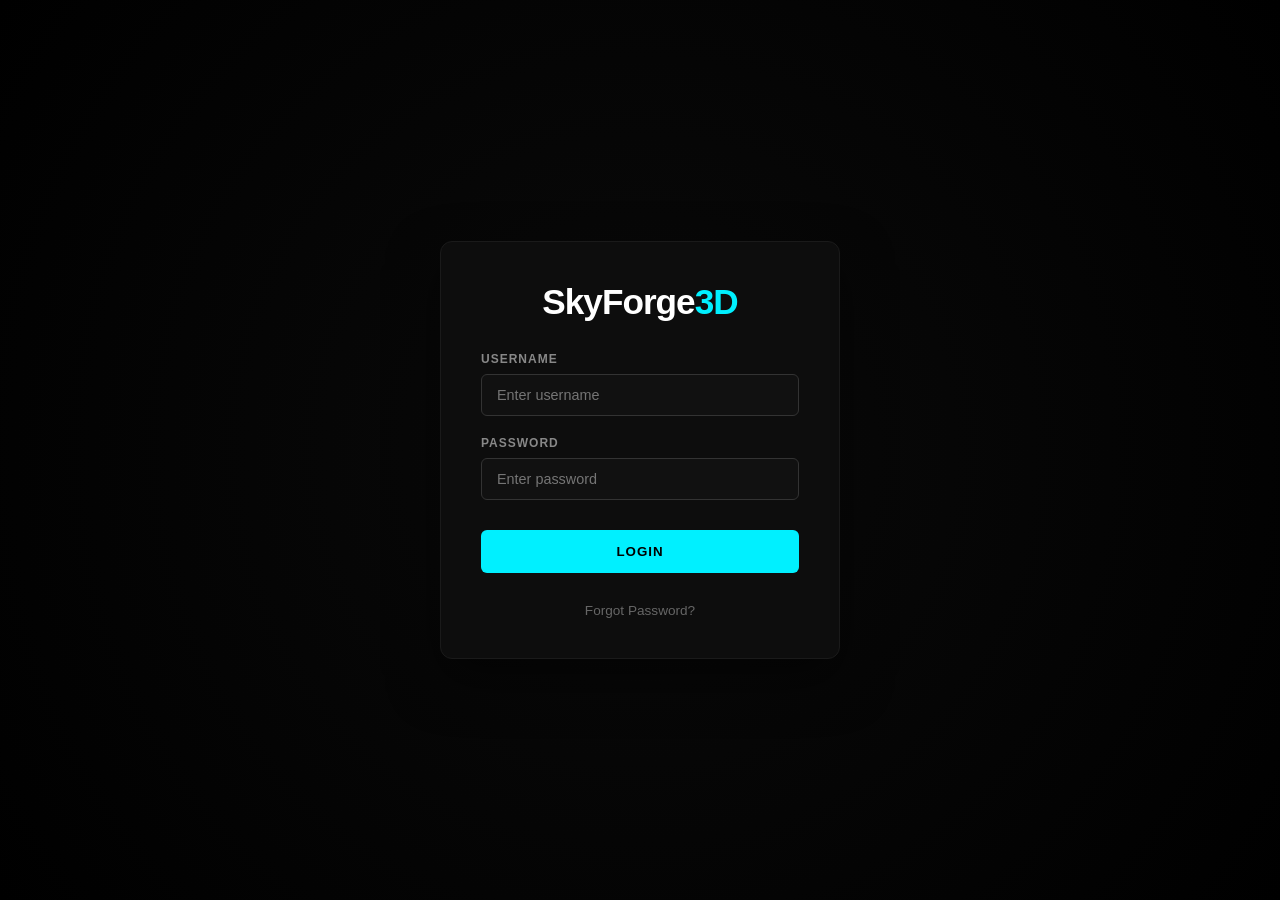
<file: index.html>
<!DOCTYPE html>
<html lang="en">
<head>
    <meta charset="UTF-8">
    <meta name="viewport" content="width=device-width, initial-scale=1.0">
    <title>SkyForge | Login</title>
    <link rel="stylesheet" href="login.css">
    <link rel="icon" type="image/x-icon" href="tau.png">
    <style>
        .modal-overlay {
            position: fixed;
            top: 0; left: 0;
            width: 100%; height: 100%;
            background: rgba(0, 0, 0, 0.8);
            backdrop-filter: blur(8px);
            display: flex;
            align-items: center;
            justify-content: center;
            z-index: 1000;
        }

        /* Shared button size logic */
        .modal-btn {
            flex: 1;
            padding: 12px 0;
            font-size: 0.9rem;
            font-weight: 600;
            text-transform: uppercase;
            border-radius: 4px;
            cursor: pointer;
            transition: 0.3s;
            display: flex;
            align-items: center;
            justify-content: center;
            border: 1px solid transparent;
        }

        /* Teal for Send Link */
        .btn-primary {
            background-color: #00f0ff !important;
            color: #000 !important;
        }

        /* Dark for Cancel */
        .btn-secondary {
            background: #1a1a1a !important;
            border: 1px solid #444 !important;
            color: #fff !important;
        }

        .btn-secondary:hover {
            border-color: #00f0ff !important;
            color: #00f0ff !important;
        }
    </style>
</head>
<body class="login-page">
    <div class="login-container">
        <div class="login-header">
            <h1 class="logo">SkyForge<span style="color:#00f0ff">3D</span></h1>
        </div>

        <form id="loginForm" class="login-form">
            <div class="input-group">
                <label>USERNAME</label>
                <input type="text" id="username" placeholder="Enter username" required>
            </div>

            <div class="input-group">
                <label>PASSWORD</label>
                <input type="password" placeholder="Enter password" required>
            </div>

            <button type="submit" class="login-btn">LOGIN</button>
        </form>

        <div class="login-footer">
            <a href="javascript:void(0)" class="forgot-link" onclick="openForgotModal()">Forgot Password?</a>
        </div>
    </div>

    <div id="forgot-modal" class="modal-overlay" style="display:none;">
        <div class="checkout-box" style="max-width: 400px; padding: 40px; background: #111;">
            <h2 class="category-title" style="margin-top:0; border-left: 3px solid #00f0ff; padding-left: 15px;">RESET PASSWORD</h2>
            <p style="color:#888; font-size:0.9rem; margin-bottom:20px;">
                Enter your email and we'll send you instructions to reset your password.
            </p>
            <div class="input-group">
                <label>EMAIL ADDRESS</label>
                <input type="email" id="reset-email" placeholder="email@example.com">
            </div>
            
            <div style="display:flex; gap:12px; margin-top:20px;">
                <button class="modal-btn btn-primary" onclick="handleReset()">Send Link</button>
                <button class="modal-btn btn-secondary" onclick="closeForgotModal()">Cancel</button>
            </div>
        </div>
    </div>

    <script>
        // HANDLE LOGIN
        document.getElementById('loginForm').addEventListener('submit', function(e) {
            e.preventDefault();
            const user = document.getElementById('username').value;
            localStorage.setItem('savedUsername', user);
            window.location.href = 'marketplace.html';
        });

        // MODAL FUNCTIONS
        function openForgotModal() {
            document.getElementById('forgot-modal').style.display = 'flex';
        }

        function closeForgotModal() {
            document.getElementById('forgot-modal').style.display = 'none';
        }

        function handleReset() {
            const email = document.getElementById('reset-email').value;
            if (!email || !email.includes('@')) {
                alert("Please enter a valid email address.");
                return;
            }
            alert(`A reset link has been sent to ${email}`);
            closeForgotModal();
        }

        window.onclick = function(e) {
            const modal = document.getElementById('forgot-modal');
            if (e.target == modal) closeForgotModal();
        }

        // On Login Page
document.getElementById('loginForm').addEventListener('submit', function(e) {
    e.preventDefault();
    const user = document.getElementById('username').value;
    
    // Save to storage
    localStorage.setItem('savedUsername', user);
    
    // THEN redirect
    window.location.href = 'marketplace.html';
});
    </script> 
</body>
</html>
</file>
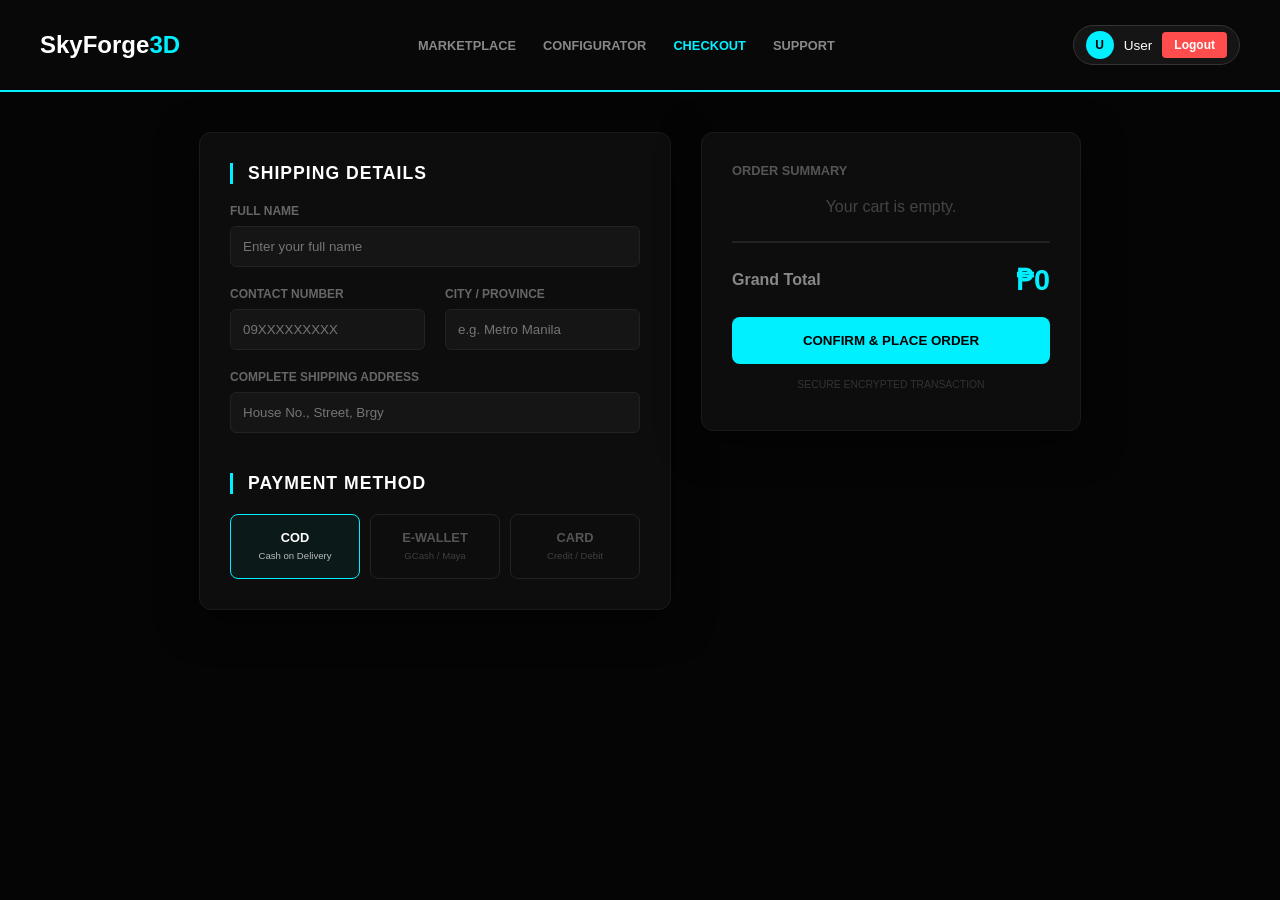
<file: checkout.html>
<!DOCTYPE html>
<html lang="en">
<head>
    <meta charset="UTF-8">
    <meta name="viewport" content="width=device-width, initial-scale=1.0">
    <title>SkyForge | Finalize Order</title>
    <link rel="stylesheet" href="checkout.css">
    <link rel="icon" type="image/x-icon" href="tau.png">
    <style>
        /* --- SYNCED HEADER STYLES --- */
        header { 
            background: #080808; 
            border-bottom: 2px solid #00f0ff; 
            height: 70px; 
            z-index: 100; 
        }

        .nav-content-main { 
            display: flex; 
            align-items: center; 
            justify-content: space-between;
            height: 100%; 
            padding: 0 25px; 
        }

        .header-right-actions { 
            display: flex; 
            align-items: center; 
            gap: 12px; 
        }

        /* User Profile Pill */
        .user-profile-container { 
            display: flex; 
            align-items: center; 
            gap: 10px; 
            background: rgba(255,255,255,0.05); 
            padding: 5px 12px; 
            border-radius: 20px; 
            border: 1px solid #333; 
        }

        .user-avatar { 
            width: 28px; height: 28px; 
            background: #00f0ff; color: #000; 
            border-radius: 50%; 
            display: flex; align-items: center; justify-content: center; 
            font-weight: bold; font-size: 0.75rem; 
        }

        .username { 
            font-size: 0.85rem; color: #fff; 
            max-width: 100px; overflow: hidden; text-overflow: ellipsis; 
            white-space: nowrap;
        }

        /* Consistent Red Logout Button */
        .logout-header-btn { 
            background: #ff4d4d; color: white; border: none; 
            padding: 6px 12px; border-radius: 4px; font-size: 0.75rem; 
            cursor: pointer; font-weight: bold; transition: 0.2s;
        }

        .logout-header-btn:hover { background: #e64545; }
    </style>
</head>
<body>
    <div id="wrapper">
        <header>
            <div class="nav-content-main">
                <div class="nav-group-left">
                    <h1 class="logo">SkyForge<span style="color:#00f0ff">3D</span></h1>
                </div>

                <nav class="main-nav">
                    <button class="nav-link" onclick="window.location.href='marketplace.html'">Marketplace</button>
                    <button class="nav-link" onclick="window.location.href='configurator.html'">Configurator</button>
                    <button class="nav-link active" id="nav-checkout" onclick="window.location.href='checkout.html'">Checkout</button>
                    <button class="nav-link" onclick="window.location.href='support.html'">Support</button>
                </nav>

                <div class="header-right-actions">
                    <div class="user-profile-container">
                        <div class="user-avatar" id="user-initial">U</div>
                        <span class="username" id="display-username">User</span>
                        <button class="logout-header-btn" onclick="logout()">Logout</button>
                    </div>
                </div>
            </div>
        </header>

        <main class="checkout-container">
            <div class="checkout-box">
                <h2 class="category-title" style="margin-top:0;">Shipping Details</h2>
                <form id="checkout-form">
                    <div class="input-group">
                        <label>Full Name</label>
                        <input type="text" id="cust-name" placeholder="Enter your full name" required>
                    </div>
                    
                    <div class="input-row">
                        <div class="input-group">
                            <label>Contact Number</label>
                            <input type="tel" id="cust-phone" placeholder="09XXXXXXXXX" required pattern="[0-9]{11}">
                        </div>
                        <div class="input-group">
                            <label>City / Province</label>
                            <input type="text" id="cust-city" placeholder="e.g. Metro Manila" required>
                        </div>
                    </div>

                    <div class="input-group">
                        <label>Complete Shipping Address</label>
                        <input type="text" id="cust-address" placeholder="House No., Street, Brgy" required>
                    </div>

                    <h2 class="category-title" style="margin-top:40px;">Payment Method</h2>
                    <div class="payment-methods">
                        <div class="pay-option active" onclick="selectPayment(this)">
                            <strong>COD</strong>
                            <small>Cash on Delivery</small>
                        </div>
                        <div class="pay-option" onclick="selectPayment(this)">
                            <strong>E-WALLET</strong>
                            <small>GCash / Maya</small>
                        </div>
                        <div class="pay-option" onclick="selectPayment(this)">
                            <strong>CARD</strong>
                            <small>Credit / Debit</small>
                        </div>
                    </div>
                </form>
            </div>

            <aside class="checkout-box summary-sidebar">
                <h3 class="summary-header">Order Summary</h3>
                <div id="final-items-list"></div>
                
                <div class="total-section">
                    <div class="total-row">
                        <span class="total-label">Grand Total</span>
                        <div class="total-display" id="final-total">₱0</div>
                    </div>
                </div>
                
                <button type="button" class="buy-btn" onclick="placeOrder()">
                    Confirm & Place Order
                </button>
                <p class="security-note">Secure Encrypted Transaction</p>
            </aside>
        </main>
    </div>

    <script>
        window.onload = function() {
            // Updated to use the shared IDs: display-username and user-initial
            const savedName = localStorage.getItem('savedUsername');
            const nameDisplay = document.getElementById('display-username');
            const initialDisplay = document.getElementById('user-initial');
            const nameInput = document.getElementById('cust-name');

            if (savedName) {
                nameDisplay.innerText = savedName;
                nameInput.value = savedName;
                initialDisplay.innerText = savedName.charAt(0).toUpperCase();
            }

            // Load Cart Data
            const cartData = JSON.parse(localStorage.getItem('finalCart')) || [];
            const listDiv = document.getElementById('final-items-list');
            const totalDiv = document.getElementById('final-total');
            let total = 0;

            if (cartData.length === 0) {
                listDiv.innerHTML = "<p style='color:#444; text-align:center;'>Your cart is empty.</p>";
            } else {
                cartData.forEach(item => {
                    total += item.price;
                    listDiv.innerHTML += `
                        <div class="summary-item">
                            <span>${item.name}</span>
                            <span class="item-price">₱${item.price.toLocaleString()}</span>
                        </div>
                    `;
                });
            }
            totalDiv.innerText = `₱${total.toLocaleString()}`;
        };

        function selectPayment(element) {
            document.querySelectorAll('.pay-option').forEach(opt => opt.classList.remove('active'));
            element.classList.add('active');
        }

        function placeOrder() {
            const form = document.getElementById('checkout-form');
            if(!form.checkValidity()) {
                form.reportValidity();
                return;
            }

            alert("Order Successful! SkyForge3D is now preparing your order.");
            localStorage.removeItem('finalCart');
            window.location.href = 'marketplace.html';
        }

        function logout() {
            localStorage.clear();
            window.location.href = 'index.html';
        }
    </script>
</body>
</html>
</file>
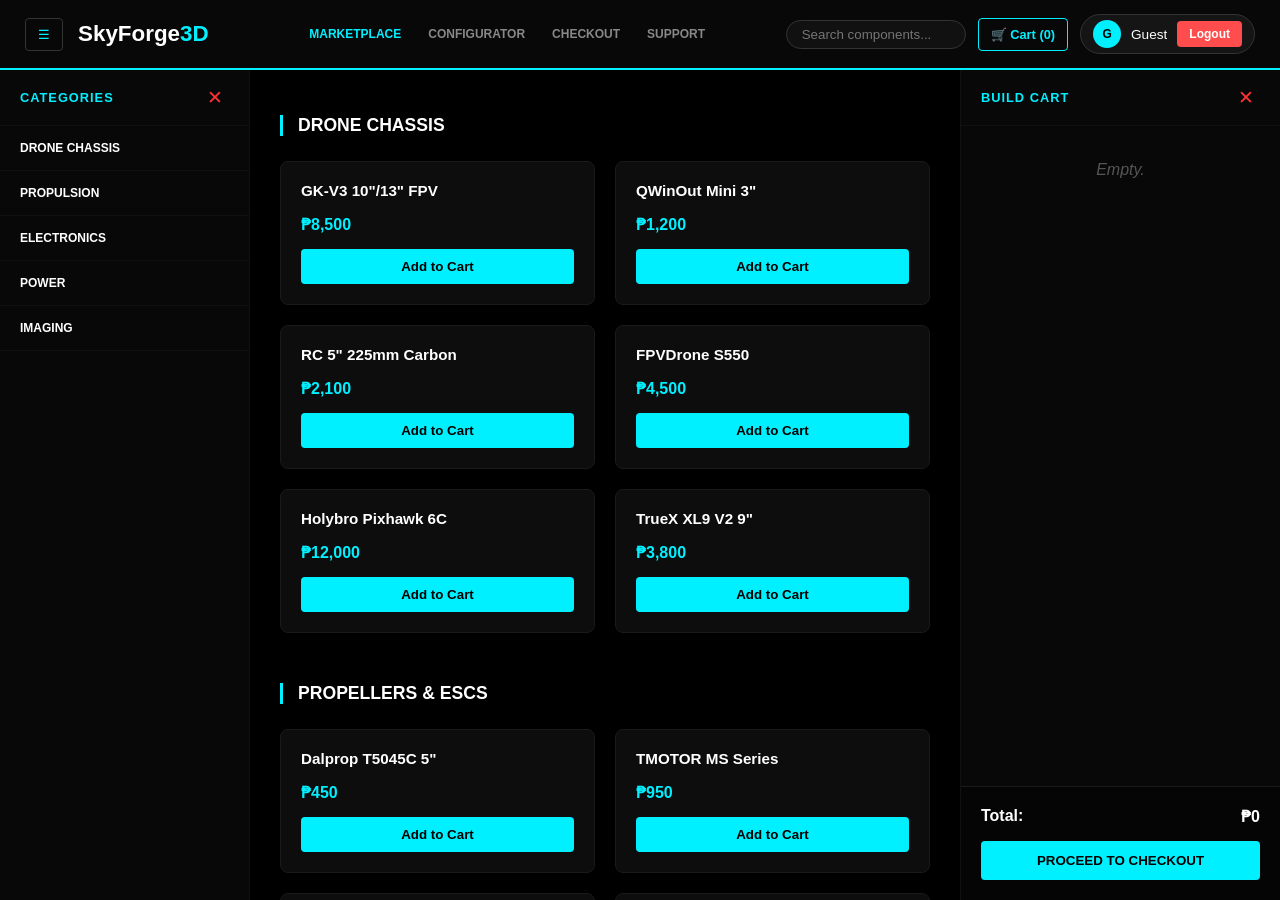
<file: marketplace.html>
<!DOCTYPE html>
<html lang="en">
<head>
    <meta charset="UTF-8">
    <meta name="viewport" content="width=device-width, initial-scale=1.0">
    <title>SkyForge | Marketplace</title>
    <link rel="stylesheet" href="marketplace.css">
    <link rel="icon" type="image/x-icon" href="tau.png">
</head>
<body>
    <div id="wrapper">
        <header>
            <div class="nav-content-main">
                <div class="nav-group-left">
                    <button class="icon-btn" onclick="toggleSidebar('left-sidebar')">☰</button>
                    <h1 class="logo">SkyForge<span style="color:#00f0ff">3D</span></h1>
                </div>

                <nav class="main-nav">
                    <button class="nav-link active" onclick="window.location.href='marketplace.html'">Marketplace</button>
                    <button class="nav-link" onclick="window.location.href='configurator.html'">Configurator</button>
                    <button class="nav-link" id="nav-checkout" onclick="window.location.href='checkout.html'">Checkout</button>
                    <button class="nav-link" onclick="window.location.href='support.html'">Support</button>
                </nav>

                <div class="header-right-actions">
                    <div class="search-container">
                        <input type="text" id="market-search" placeholder="Search components..." onkeyup="filterMarket()">
                    </div>
                    <button class="cart-toggle-btn" onclick="toggleSidebar('right-cart')">
                        🛒 Cart (<span id="cart-count">0</span>)
                    </button>
                    
                    <div class="user-profile-container">
                        <div class="user-avatar" id="user-initial">U</div>
                        <span class="username" id="display-username">User</span>
                        <button class="logout-header-btn" onclick="logout()">Logout</button>
                    </div>
                </div>
            </div>
        </header>

        <main class="market-layout">
            <aside class="market-sidebar" id="left-sidebar">
                <div class="sidebar-header">
                    <h3 class="sidebar-title">Categories</h3>
                    <button class="close-sidebar-btn" onclick="toggleSidebar('left-sidebar')">✕</button>
                </div>
                
                <div class="category-group">
                    <button class="collapsible">Drone Chassis</button>
                    <div class="content">
                        <ul><li><a href="#chassis">Frames & Kits</a></li></ul>
                    </div>
                </div>
                
                <div class="category-group">
                    <button class="collapsible">Propulsion</button>
                    <div class="content">
                        <ul><li><a href="#props">Props & ESCs</a></li></ul>
                    </div>
                </div>

                <div class="category-group">
                    <button class="collapsible">Electronics</button>
                    <div class="content">
                        <ul><li><a href="#electronics">Flight Controllers</a></li></ul>
                    </div>
                </div>

                <div class="category-group">
                    <button class="collapsible">Power</button>
                    <div class="content">
                        <ul><li><a href="#power">Batteries & LiPos</a></li></ul>
                    </div>
                </div>

                <div class="category-group">
                    <button class="collapsible">Imaging</button>
                    <div class="content">
                        <ul><li><a href="#imaging">Cameras & Gimbals</a></li></ul>
                    </div>
                </div>
            </aside>

            <div class="market-container">
                <section class="category-section" id="chassis">
                    <h2 class="category-title">Drone Chassis</h2>
                    <div class="market-grid">
                        <div class="item"><h3>GK-V3 10"/13" FPV</h3><p class="price">₱8,500</p><button class="buy-btn" onclick="addToCart('GK-V3 Frame', 8500)">Add to Cart</button></div>
                        <div class="item"><h3>QWinOut Mini 3"</h3><p class="price">₱1,200</p><button class="buy-btn" onclick="addToCart('QWinOut Mini', 1200)">Add to Cart</button></div>
                        <div class="item"><h3>RC 5" 225mm Carbon</h3><p class="price">₱2,100</p><button class="buy-btn" onclick="addToCart('RC 5 Frame', 2100)">Add to Cart</button></div>
                        <div class="item"><h3>FPVDrone S550</h3><p class="price">₱4,500</p><button class="buy-btn" onclick="addToCart('S550 Hexacopter', 4500)">Add to Cart</button></div>
                        <div class="item"><h3>Holybro Pixhawk 6C</h3><p class="price">₱12,000</p><button class="buy-btn" onclick="addToCart('Pixhawk 6C Frame', 12000)">Add to Cart</button></div>
                        <div class="item"><h3>TrueX XL9 V2 9"</h3><p class="price">₱3,800</p><button class="buy-btn" onclick="addToCart('TrueX XL9', 3800)">Add to Cart</button></div>
                    </div>
                </section>

                <section class="category-section" id="props">
                    <h2 class="category-title">Propellers & ESCs</h2>
                    <div class="market-grid">
                        <div class="item"><h3>Dalprop T5045C 5"</h3><p class="price">₱450</p><button class="buy-btn" onclick="addToCart('Dalprop 5', 450)">Add to Cart</button></div>
                        <div class="item"><h3>TMOTOR MS Series</h3><p class="price">₱950</p><button class="buy-btn" onclick="addToCart('TMOTOR Props', 950)">Add to Cart</button></div>
                        <div class="item"><h3>DJI Mini 5 Pro Props</h3><p class="price">₱800</p><button class="buy-btn" onclick="addToCart('DJI Mini Props', 800)">Add to Cart</button></div>
                        <div class="item"><h3>DJI Air 2S Low-Noise</h3><p class="price">₱1,100</p><button class="buy-btn" onclick="addToCart('Air 2S Props', 1100)">Add to Cart</button></div>
                        <div class="item"><h3>XXD HW30A 30A ESC</h3><p class="price">₱650</p><button class="buy-btn" onclick="addToCart('XXD 30A ESC', 650)">Add to Cart</button></div>
                        <div class="item"><h3>SpeedyBee 35A Stack</h3><p class="price">₱4,200</p><button class="buy-btn" onclick="addToCart('SpeedyBee Stack', 4200)">Add to Cart</button></div>
                    </div>
                </section>

                <section class="category-section" id="electronics">
                    <h2 class="category-title">Electronics</h2>
                    <div class="market-grid">
                        <div class="item"><h3>F4V3S Betaflight</h3><p class="price">₱1,850</p><button class="buy-btn" onclick="addToCart('F4V3S FC', 1850)">Add to Cart</button></div>
                        <div class="item"><h3>SpeedyBee F405 Mini</h3><p class="price">₱3,200</p><button class="buy-btn" onclick="addToCart('F405 Mini Stack', 3200)">Add to Cart</button></div>
                        <div class="item"><h3>Pixhawk 6C Aluminum</h3><p class="price">₱15,500</p><button class="buy-btn" onclick="addToCart('Pixhawk 6C Alum', 15500)">Add to Cart</button></div>
                    </div>
                </section>

                <section class="category-section" id="power">
                    <h2 class="category-title">Power</h2>
                    <div class="market-grid">
                        <div class="item"><h3>CNHL SpeedyPizza 6S</h3><p class="price">₱1,950</p><button class="buy-btn" onclick="addToCart('6S 1200mAh LiPo', 1950)">Add to Cart</button></div>
                        <div class="item"><h3>Ovonic 4S 2200mAh</h3><p class="price">₱1,450</p><button class="buy-btn" onclick="addToCart('4S 2200mAh LiPo', 1450)">Add to Cart</button></div>
                        <div class="item"><h3>450mAh 1S (4-Pack)</h3><p class="price">₱1,100</p><button class="buy-btn" onclick="addToCart('1S 450mAh Pack', 1100)">Add to Cart</button></div>
                    </div>
                </section>

                <section class="category-section" id="imaging">
                    <h2 class="category-title">Imaging</h2>
                    <div class="market-grid">
                        <div class="item"><h3>Phoenix 2 Pro FPV</h3><p class="price">₱1,650</p><button class="buy-btn" onclick="addToCart('Phoenix 2 Pro', 1650)">Add to Cart</button></div>
                        <div class="item"><h3>Thermal Imaging Mod</h3><p class="price">₱12,000</p><button class="buy-btn" onclick="addToCart('Thermal Module', 12000)">Add to Cart</button></div>
                        <div class="item"><h3>DJI Zenmuse XT2</h3><p class="price">₱245,000</p><button class="buy-btn" onclick="addToCart('Zenmuse XT2', 245000)">Add to Cart</button></div>
                        <div class="item"><h3>Runcam Night Eagle 3</h3><p class="price">₱2,800</p><button class="buy-btn" onclick="addToCart('Night Eagle 3', 2800)">Add to Cart</button></div>
                    </div>
                </section>
            </div>

            <aside class="cart-panel" id="right-cart">
                <div class="sidebar-header">
                    <h3 class="sidebar-title">Build Cart</h3>
                    <button class="close-sidebar-btn" onclick="toggleSidebar('right-cart')">✕</button>
                </div>
                <div id="cart-items"><p class="empty-msg">Empty.</p></div>
                <div class="cart-footer">
                    <div class="total-row"><span>Total:</span><span id="cart-total">₱0</span></div>
                    <button class="checkout-btn" onclick="proceedToCheckout()">Proceed to Checkout</button>
                </div>
            </aside>
        </main>
    </div>

    <script>
        // --- GLOBAL STATE & LOAD ---
        let cart = JSON.parse(localStorage.getItem('finalCart')) || [];

        window.addEventListener('load', function() {
            const savedName = localStorage.getItem('savedUsername');
            const nameDisplay = document.getElementById('display-username');
            const initialDisplay = document.getElementById('user-initial');

            if (savedName && savedName.trim() !== "") {
                nameDisplay.innerText = savedName;
                initialDisplay.innerText = savedName.charAt(0).toUpperCase();
            } else {
                nameDisplay.innerText = "Guest";
                initialDisplay.innerText = "G";
            }
            updateCartUI(); 
        });

        // --- UI TOGGLES ---
        function toggleSidebar(id) {
            const sidebar = document.getElementById(id);
            if (sidebar) sidebar.classList.toggle('collapsed');
        }

        document.addEventListener('DOMContentLoaded', function() {
            const collapsibles = document.querySelectorAll('.collapsible');
            collapsibles.forEach(btn => {
                btn.addEventListener('click', function() {
                    this.parentElement.classList.toggle('active');
                });
            });
        });

        // --- CART LOGIC ---
        function addToCart(name, price) {
            cart.push({name, price});
            localStorage.setItem('finalCart', JSON.stringify(cart));
            updateCartUI();
        }

        function removeFromCart(index) {
            cart.splice(index, 1);
            localStorage.setItem('finalCart', JSON.stringify(cart));
            updateCartUI();
        }

        function updateCartUI() {
            const list = document.getElementById('cart-items');
            const totalEl = document.getElementById('cart-total');
            const countEl = document.getElementById('cart-count');
            
            if (!list) return;
            list.innerHTML = ""; 
            let total = 0;

            cart.forEach((item, index) => {
                total += item.price;
                list.innerHTML += `
                    <div class="cart-item">
                        <div class="cart-item-info">
                            <span>${item.name}</span>
                            <small>₱${item.price.toLocaleString()}</small>
                        </div>
                        <button class="remove-btn" onclick="removeFromCart(${index})">✕</button>
                    </div>`;
            });

            if(cart.length === 0) list.innerHTML = '<p class="empty-msg">Empty.</p>';
            totalEl.innerText = `₱${total.toLocaleString()}`;
            countEl.innerText = cart.length;
        }

        // --- NAVIGATION ---
        function logout() {
            localStorage.removeItem('savedUsername');
            localStorage.removeItem('finalCart');
            window.location.href = 'index.html';
        }

        function proceedToCheckout() {
            if (cart.length === 0) {
                alert("Your cart is empty!");
                return;
            }
            window.location.href = 'checkout.html';
        }

        function filterMarket() {
            let input = document.getElementById('market-search').value.toLowerCase();
            let items = document.getElementsByClassName('item');
            for (let i = 0; i < items.length; i++) {
                let name = items[i].getElementsByTagName('h3')[0].innerText.toLowerCase();
                items[i].style.display = name.includes(input) ? "block" : "none";
            }
        }
    </script>
</body>
</html>
</file>
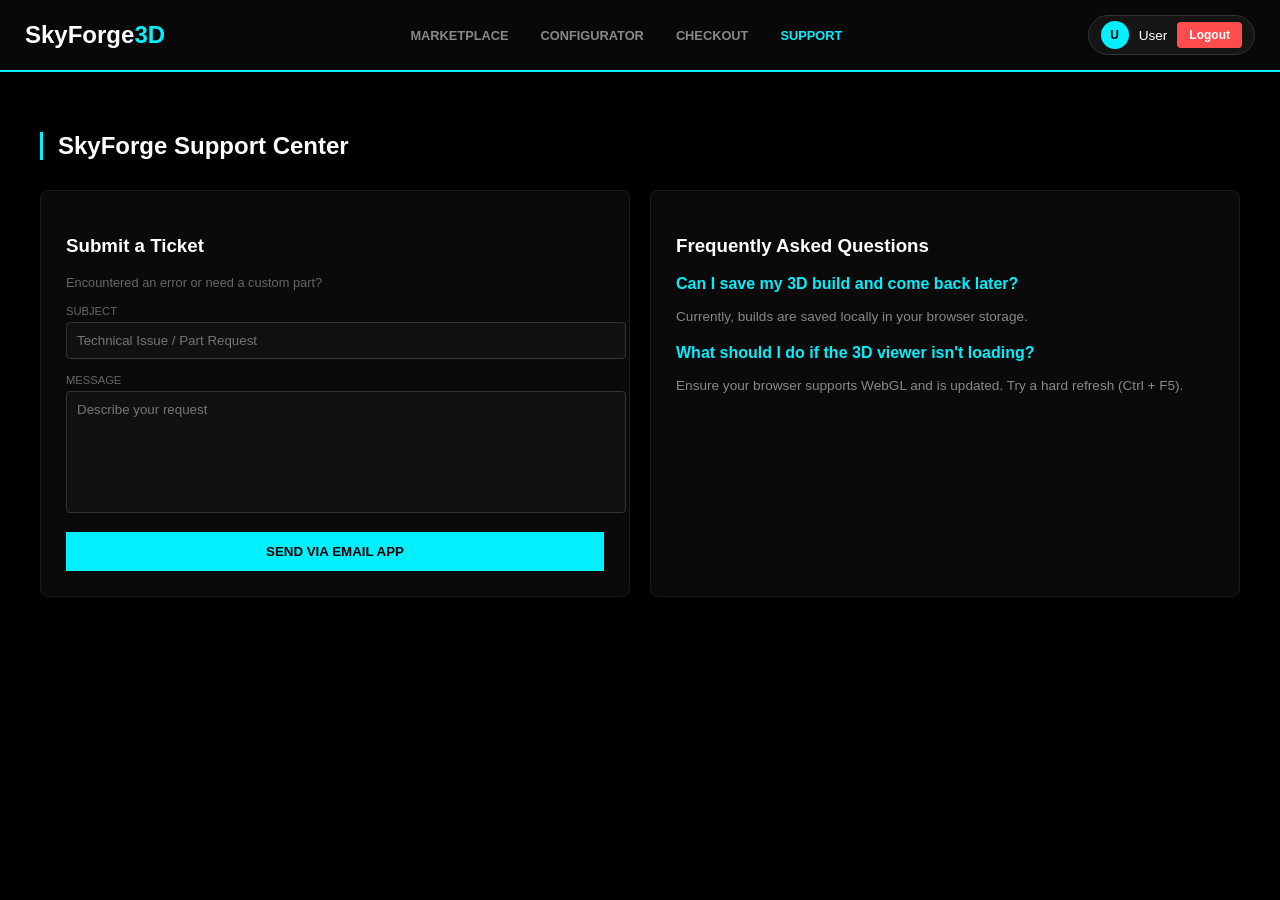
<file: support.html>
<!DOCTYPE html>
<html lang="en">
<head>
    <meta charset="UTF-8">
    <meta name="viewport" content="width=device-width, initial-scale=1.0">
    <title>SkyForge | Support</title>
    <link rel="stylesheet" href="support.css">
    <link rel="icon" type="image/x-icon" href="tau.png">
</head>
<body>
    <div id="wrapper">
        <header>
            <div class="nav-content-main">
                <div class="nav-group-left">
                    <a href="marketplace.html" class="logo">SkyForge<span style="color:#00f0ff">3D</span></a>
                </div>

                <nav class="main-nav">
                    <button class="nav-link" onclick="window.location.href='marketplace.html'">Marketplace</button>
                    <button class="nav-link" onclick="window.location.href='configurator.html'">Configurator</button>
                    <button class="nav-link" id="nav-checkout" onclick="window.location.href='checkout.html'">Checkout</button>
                    <button class="nav-link active" onclick="window.location.href='support.html'">Support</button>
                </nav>

                <div class="header-right-actions">
                    <div class="user-profile-container">
                        <div class="user-avatar" id="user-initial">U</div>
                        <span class="username" id="display-username">User</span>
                        <button class="logout-header-btn" onclick="logout()">Logout</button>
                    </div>
                </div>
            </div>
        </header>

        <main class="market-layout">
            <div class="market-container">
                <section class="category-section">
                    <h2 class="category-title">SkyForge Support Center</h2>
                    
                    <div class="support-grid">
                        <div class="support-card">
                            <h3>Submit a Ticket</h3>
                            <p style="color:#666; font-size:0.8rem; margin-bottom:15px;">Encountered an error or need a custom part?</p>
                            
                            <form action="mailto:support@skyforge3d.com" method="post" enctype="text/plain">
                                <div class="input-group">
                                    <label>Subject</label>
                                    <input type="text" name="subject" placeholder="Technical Issue / Part Request" required>
                                </div>
                                <div class="input-group">
                                    <label>Message</label>
                                    <textarea name="body" placeholder="Describe your request" required style="height:100px; resize:none;"></textarea>
                                </div>
                                <button type="submit" class="buy-btn">SEND VIA EMAIL APP</button>
                            </form>
                        </div>

                        <div class="support-card">
                            <h3>Frequently Asked Questions</h3>
                            <div class="category-group">
                                <p style="color:#00f0ff; font-weight:bold; margin-top:10px;">Can I save my 3D build and come back later?</p>
                                <p style="color:#888; font-size:0.85rem;">Currently, builds are saved locally in your browser storage.</p>
                                
                                <p style="color:#00f0ff; font-weight:bold; margin-top:20px;">What should I do if the 3D viewer isn't loading?</p>
                                <p style="color:#888; font-size:0.85rem;">Ensure your browser supports WebGL and is updated. Try a hard refresh (Ctrl + F5).</p>
                            </div>
                        </div>
                    </div>
                </section>
            </div>
        </main>
    </div>

    <script>
        window.onload = function() {
            const savedName = localStorage.getItem('savedUsername');
            const nameDisplay = document.getElementById('display-username');
            const initialDisplay = document.getElementById('user-initial');

            if (savedName) {
                nameDisplay.innerText = savedName;
                initialDisplay.innerText = savedName.charAt(0).toUpperCase();
            }
        };

        function logout() {
            localStorage.clear();
            window.location.href = 'index.html';
        }
    </script>
</body>
</html>
</file>
<file: login.css>
/* --- BASE RESET & THEME --- */
* { box-sizing: border-box; }
body, html { 
    margin: 0; padding: 0; height: 100%; 
    background-color: #000; color: white; 
    font-family: 'Segoe UI', sans-serif; 
}

/* --- LOGIN PAGE LAYOUT --- */
.login-page {
    display: flex;
    justify-content: center;
    align-items: center;
    min-height: 100vh;
    background: radial-gradient(circle at center, #0a0a0a 0%, #000 100%);
    overflow: hidden;
}

.login-container {
    width: 100%;
    max-width: 400px;
    padding: 40px;
    background: #0d0d0d;
    border: 1px solid #1a1a1a;
    border-radius: 12px;
    box-shadow: 0 20px 50px rgba(0, 0, 0, 0.5);
    text-align: center;
}

/* --- LOGO & HEADER --- */
.login-header .logo {
    font-size: 2.2rem;
    font-weight: bold;
    margin: 0 0 30px 0;
    letter-spacing: -1px;
}

/* --- FORM ELEMENTS --- */
.login-form {
    display: flex;
    flex-direction: column;
    gap: 20px;
}

.input-group {
    text-align: left;
}

.input-group label {
    display: block;
    font-size: 0.75rem;
    font-weight: bold;
    text-transform: uppercase;
    color: #888;
    margin-bottom: 8px;
    letter-spacing: 1px;
}

.input-group input {
    width: 100%;
    background: #111;
    border: 1px solid #333;
    border-radius: 6px;
    padding: 12px 15px;
    color: white;
    font-size: 0.9rem;
    outline: none;
    transition: 0.3s;
}

.input-group input:focus {
    border-color: #00f0ff;
    box-shadow: 0 0 10px rgba(0, 240, 255, 0.1);
}

/* --- BUTTONS --- */
.login-btn {
    background: #00f0ff;
    color: #000;
    border: none;
    padding: 14px;
    border-radius: 6px;
    font-weight: bold;
    text-transform: uppercase;
    cursor: pointer;
    letter-spacing: 1px;
    transition: 0.3s;
    margin-top: 10px;
}

.login-btn:hover {
    background: #00d8e6;
    transform: translateY(-2px);
    box-shadow: 0 5px 15px rgba(0, 240, 255, 0.3);
}

/* --- FOOTER & MODAL --- */
.login-footer {
    margin-top: 30px;
    font-size: 0.85rem;
}

.forgot-link {
    color: #666;
    text-decoration: none;
    transition: 0.3s;
}

.forgot-link:hover {
    color: #00f0ff;
}

/* --- MODAL OVERLAY --- */
.modal-overlay {
    position: fixed;
    top: 0; left: 0;
    width: 100%; height: 100%;
    background: rgba(0, 0, 0, 0.85);
    backdrop-filter: blur(8px);
    display: none; /* Controlled by JS */
    align-items: center;
    justify-content: center;
    z-index: 1000;
}

.checkout-box {
    max-width: 400px;
    width: 90%;
    padding: 40px;
    background: #111;
    border: 1px solid #222;
    border-radius: 8px;
}

.category-title {
    margin-top: 0;
    border-left: 3px solid #00f0ff;
    padding-left: 15px;
    font-size: 1.2rem;
    text-transform: uppercase;
}

.modal-btn {
    flex: 1;
    padding: 12px 0;
    font-size: 0.9rem;
    font-weight: 600;
    text-transform: uppercase;
    border-radius: 4px;
    cursor: pointer;
    transition: 0.3s;
    display: flex;
    align-items: center;
    justify-content: center;
    border: 1px solid transparent;
}

.btn-primary {
    background-color: #00f0ff;
    color: #000;
}

.btn-primary:hover {
    background-color: #00d8e6;
}

.btn-secondary {
    background: #1a1a1a;
    border: 1px solid #444;
    color: #fff;
}

.btn-secondary:hover {
    border-color: #00f0ff;
    color: #00f0ff;
}
</file>
<file: checkout.css>
/* --- GLOBAL STYLES --- */
body, html {
    margin: 0; padding: 0;
    background-color: #050505;
    color: white;
    font-family: 'Segoe UI', Roboto, sans-serif;
}

#wrapper { display: flex; flex-direction: column; min-height: 100vh; }

/* --- HEADER --- */
header { 
    background: #080808; 
    border-bottom: 2px solid #00f0ff;
    padding: 10px 0;
}
.nav-content-main { 
    display: flex; align-items: center; justify-content: space-between; 
    max-width: 1200px; margin: 0 auto; padding: 0 20px;
}
.logo { font-size: 1.5rem; margin: 0; font-weight: bold; }
.main-nav { display: flex; gap: 15px; }
.nav-link { 
    background: none; border: none; color: #888; cursor: pointer; 
    font-size: 0.8rem; font-weight: bold; text-transform: uppercase;
}
.nav-link.active { color: #00f0ff; }

.user-profile { display: flex; align-items: center; gap: 10px; color: #eee; }
.avatar { 
    width: 32px; height: 32px; background: #00f0ff; color: #000; 
    border-radius: 50%; display: flex; align-items: center; 
    justify-content: center; font-weight: bold; font-size: 0.8rem;
}
#logout-btn { 
    background: #ff3333; border: none; color: white; 
    padding: 6px 12px; border-radius: 4px; cursor: pointer; font-size: 0.7rem;
}

/* --- CHECKOUT LAYOUT --- */
.checkout-container {
    max-width: 1100px;
    margin: 40px auto;
    display: grid;
    grid-template-columns: 1fr 380px;
    gap: 30px;
    padding: 0 20px;
}

.checkout-box {
    background: #0d0d0d;
    border: 1px solid #1a1a1a;
    border-radius: 12px;
    padding: 30px;
    box-shadow: 0 10px 40px rgba(0,0,0,0.5);
}

.category-title {
    color: #fff;
    font-size: 1.1rem;
    margin-bottom: 20px;
    border-left: 3px solid #00f0ff;
    padding-left: 15px;
    text-transform: uppercase;
    letter-spacing: 1px;
}

/* --- FORM ELEMENTS --- */
.input-group { margin-bottom: 20px; }
.input-row { display: grid; grid-template-columns: 1fr 1fr; gap: 20px; }

label {
    display: block; color: #666; font-size: 0.75rem;
    margin-bottom: 8px; text-transform: uppercase; font-weight: bold;
}

input {
    width: 100%; background: #151515; border: 1px solid #222;
    border-radius: 6px; padding: 12px; color: #fff;
    box-sizing: border-box; transition: 0.3s;
}

input:focus { outline: none; border-color: #00f0ff; background: #1a1a1a; }

/* --- PAYMENT OPTIONS --- */
.payment-methods { display: grid; grid-template-columns: repeat(3, 1fr); gap: 10px; }
.pay-option {
    padding: 15px 5px; border: 1px solid #222; border-radius: 8px;
    text-align: center; cursor: pointer; transition: 0.3s; color: #555;
}
.pay-option strong { display: block; font-size: 0.8rem; }
.pay-option small { font-size: 0.6rem; opacity: 0.7; }
.pay-option:hover, .pay-option.active { border-color: #00f0ff; color: #fff; background: rgba(0, 240, 255, 0.05); }

/* --- SUMMARY SIDEBAR --- */
.summary-sidebar { height: fit-content; position: sticky; top: 20px; }
.summary-header { color: #555; text-transform: uppercase; font-size: 0.8rem; margin-top: 0; margin-bottom: 20px; }
.summary-item { display: flex; justify-content: space-between; padding: 12px 0; border-bottom: 1px solid #1a1a1a; font-size: 0.9rem; }
.item-price { color: #00f0ff; }

.total-section { margin-top: 25px; padding-top: 20px; border-top: 2px solid #222; }
.total-row { display: flex; justify-content: space-between; align-items: center; }
.total-label { color: #888; font-weight: bold; }
.total-display { font-size: 1.8rem; color: #00f0ff; font-weight: bold; }

.buy-btn {
    width: 100%; background: #00f0ff; color: #000; border: none;
    padding: 16px; border-radius: 8px; font-weight: bold;
    text-transform: uppercase; cursor: pointer; margin-top: 20px; transition: 0.3s;
}
.buy-btn:hover { background: #fff; box-shadow: 0 0 20px rgba(0, 240, 255, 0.4); }
.security-note { color: #333; font-size: 0.65rem; text-align: center; margin-top: 15px; text-transform: uppercase; }

/* Responsive */
@media (max-width: 850px) {
    .checkout-container { grid-template-columns: 1fr; }
    .summary-sidebar { position: static; }
}

/* Container for the profile and logout button */
.header-right-actions {
    display: flex;
    align-items: center;
    gap: 15px; /* Space between profile and logout button */
}

/* Container for just the Avatar and Name */
.user-profile {
    display: flex;
    align-items: center;
    gap: 10px;
}

/* The Fixed Logout Button */
#logout-btn {
    background: #ff4b2b; /* A professional red */
    color: white;
    border: none;
    padding: 8px 16px;
    border-radius: 4px;
    font-size: 0.75rem;
    font-weight: bold;
    text-transform: uppercase;
    cursor: pointer;
    transition: background 0.3s ease;
    height: fit-content; /* Prevents it from stretching */
    line-height: 1;
}

#logout-btn:hover {
    background: #e63917; /* Darker red on hover */
}
</file>
<file: marketplace.css>
/* --- GLOBAL LAYOUT --- */
* { box-sizing: border-box; }
body, html { 
    margin: 0; padding: 0; height: 100%; 
    background-color: #000; color: white; 
    font-family: 'Segoe UI', sans-serif; overflow: hidden; 
}
#wrapper { display: flex; flex-direction: column; height: 100vh; }

/* --- HEADER --- */
header { 
    background: #080808; 
    border-bottom: 2px solid #00f0ff; 
    height: 70px; 
    z-index: 100; 
    flex-shrink: 0; 
}
.nav-content-main { 
    display: flex; 
    align-items: center; 
    justify-content: space-between;
    height: 100%; 
    padding: 0 25px; 
}

.nav-group-left { display: flex; align-items: center; gap: 15px; }
.logo { font-size: 1.4rem; font-weight: bold; margin: 0; }

.main-nav { display: flex; gap: 15px; margin-left: 20px; }
.nav-link { 
    background: none; border: none; color: #888; 
    cursor: pointer; font-size: 0.75rem; font-weight: bold; 
    text-transform: uppercase; transition: 0.3s; 
}
.nav-link.active { color: #00f0ff; }
.nav-link:hover { color: #fff; }

/* FIXED TOP RIGHT CORNER */
.header-right-actions { 
    display: flex; 
    align-items: center; 
    gap: 12px; 
    flex-shrink: 0; /* Prevents container from collapsing */
}
.search-container { width: 180px; }
.search-container input { 
    width: 100%; background: #111; border: 1px solid #333; 
    border-radius: 20px; padding: 6px 15px; color: white; outline: none; 
}
.cart-toggle-btn { 
    background: transparent; border: 1px solid #00f0ff; color: #00f0ff; 
    padding: 8px 12px; border-radius: 4px; cursor: pointer; 
    font-weight: bold; font-size: 0.8rem; white-space: nowrap;
}

.user-profile-container { 
    display: flex; align-items: center; gap: 10px; 
    background: rgba(255,255,255,0.05); padding: 5px 12px; 
    border-radius: 20px; border: 1px solid #333; 
}
.user-avatar { 
    width: 28px; height: 28px; background: #00f0ff; color: #000; 
    border-radius: 50%; display: flex; align-items: center; 
    justify-content: center; font-weight: bold; font-size: 0.75rem; 
}
.username { font-size: 0.85rem; color: #fff; max-width: 80px; overflow: hidden; text-overflow: ellipsis; }

.logout-header-btn { 
    background: #ff4d4d; color: white; border: none; 
    padding: 6px 12px; border-radius: 4px; font-size: 0.75rem; 
    cursor: pointer; font-weight: bold;
}

/* --- SIDEBARS --- */
.market-layout { display: flex; flex: 1; overflow: hidden; }

.market-sidebar, .cart-panel { 
    background: #080808; 
    overflow-y: auto; 
    transition: all 0.3s ease; 
    display: flex; 
    flex-direction: column;
    flex-shrink: 0;
}
.market-sidebar { width: 250px; border-right: 1px solid #111; }
.cart-panel { width: 320px; border-left: 1px solid #111; }

.collapsed { 
    width: 0 !important; 
    min-width: 0 !important;
    opacity: 0;
    pointer-events: none;
    overflow: hidden; 
}

.sidebar-header { 
    display: flex; justify-content: space-between; align-items: center; 
    padding: 15px 20px; border-bottom: 1px solid #111; 
}
.sidebar-title { margin: 0; color: #00f0ff; font-size: 0.8rem; text-transform: uppercase; letter-spacing: 1px; }
.close-sidebar-btn { background: none; border: none; color: #ff3333; cursor: pointer; font-size: 1.2rem; }

/* CATEGORY LINKS FIX */
.category-group { border-bottom: 1px solid #111; }
.collapsible { 
    background: transparent; color: #fff; border: none; width: 100%; 
    text-align: left; padding: 15px 20px; cursor: pointer; font-weight: bold; 
    text-transform: uppercase; font-size: 0.75rem; transition: 0.3s;
}
.collapsible:hover { background: #111; color: #00f0ff; }

.category-group .content { 
    display: none; 
    background: #050505; 
    padding: 5px 0;
}
.category-group.active .content { display: block; }
.category-group.active .collapsible { color: #00f0ff; border-bottom: 1px solid #111; }

.content ul { list-style: none; padding: 0; margin: 0; }
.content li a { 
    display: block; color: #aaa; text-decoration: none; 
    padding: 10px 35px; font-size: 0.85rem; 
}
.content li a:hover { color: #00f0ff; background: rgba(0, 240, 255, 0.05); }

/* --- PRODUCT GRID --- */
.market-container { flex: 1; padding: 30px; overflow-y: auto; }
.category-section { margin-bottom: 50px; }
.category-title { border-left: 3px solid #00f0ff; padding-left: 15px; margin-bottom: 25px; font-size: 1.1rem; text-transform: uppercase; }
.market-grid { display: grid; grid-template-columns: repeat(auto-fill, minmax(220px, 1fr)); gap: 20px; }

.item { background: #0d0d0d; border: 1px solid #1a1a1a; padding: 20px; border-radius: 8px; transition: 0.2s; }
.item:hover { border-color: #00f0ff; transform: translateY(-5px); }
.item h3 { font-size: 0.95rem; margin: 0 0 10px 0; color: #fff; }
.price { color: #00f0ff; font-weight: bold; font-size: 1rem; margin-bottom: 15px; }
.buy-btn { width: 100%; background: #00f0ff; border: none; padding: 10px; border-radius: 4px; font-weight: bold; cursor: pointer; transition: 0.2s; }

/* --- CART PANEL --- */
#cart-items { flex: 1; padding: 15px; }
.cart-item { display: flex; justify-content: space-between; align-items: center; padding: 12px 0; border-bottom: 1px solid #1a1a1a; }
.cart-item-info span { font-size: 0.85rem; display: block; }
.cart-item-info small { color: #00f0ff; font-weight: bold; }
.cart-footer { padding: 20px; background: #050505; border-top: 1px solid #1a1a1a; }
.total-row { display: flex; justify-content: space-between; margin-bottom: 15px; font-weight: bold; }
.checkout-btn { width: 100%; background: #00f0ff; color: #000; border: none; padding: 12px; font-weight: bold; border-radius: 4px; cursor: pointer; text-transform: uppercase; }

/* --- UTILS --- */
.icon-btn { background: none; border: 1px solid #333; color: #00f0ff; cursor: pointer; padding: 8px 12px; border-radius: 4px; }
.remove-btn { background: none; border: none; color: #ff3333; cursor: pointer; font-size: 1.1rem; }
.empty-msg { color: #555; text-align: center; margin-top: 20px; font-style: italic; }
</file>
<file: support.css>
/* --- GLOBAL STYLES --- */
body, html {
    margin: 0; padding: 0;
    background-color: #000;
    color: white;
    font-family: 'Segoe UI', Tahoma, Geneva, Verdana, sans-serif;
}

#wrapper { display: flex; flex-direction: column; min-height: 100vh; }

/* --- SHARED HEADER --- */
header {
    background: #080808;
    border-bottom: 2px solid #00f0ff;
    height: 70px;
    z-index: 100;
}

.nav-content-main {
    display: flex;
    align-items: center;
    justify-content: space-between;
    height: 100%;
    padding: 0 25px;
}

.logo { font-size: 1.5rem; margin: 0; font-weight: bold; color: white; text-decoration: none; }

.main-nav { display: flex; gap: 20px; }

.nav-link {
    background: none; border: none; color: #888;
    cursor: pointer; font-size: 0.8rem; font-weight: bold;
    text-transform: uppercase; transition: 0.3s;
}

.nav-link:hover, .nav-link.active { color: #00f0ff; }

/* --- TOP RIGHT PROFILE (FIXED) --- */
.header-right-actions {
    display: flex;
    align-items: center;
    gap: 12px;
}

.user-profile-container {
    display: flex;
    align-items: center;
    gap: 10px;
    background: rgba(255,255,255,0.05);
    padding: 5px 12px;
    border-radius: 20px;
    border: 1px solid #333;
}

.user-avatar {
    width: 28px; height: 28px;
    background: #00f0ff; color: #000;
    border-radius: 50%;
    display: flex; align-items: center; justify-content: center;
    font-weight: bold; font-size: 0.75rem;
}

.username {
    font-size: 0.85rem; color: #fff;
    max-width: 100px; overflow: hidden; text-overflow: ellipsis;
    white-space: nowrap;
}

.logout-header-btn {
    background: #ff4d4d; color: white; border: none;
    padding: 6px 12px; border-radius: 4px; font-size: 0.75rem;
    cursor: pointer; font-weight: bold; transition: 0.2s;
}

.logout-header-btn:hover { background: #e64545; }

/* --- SUPPORT CONTENT --- */
.market-container { padding: 40px 25px; max-width: 1200px; margin: 0 auto; }
.category-title { border-left: 3px solid #00f0ff; padding-left: 15px; margin-bottom: 30px; }

.support-grid { display: grid; grid-template-columns: 1fr 1fr; gap: 20px; }
.support-card { background: #0a0a0a; border: 1px solid #1a1a1a; padding: 25px; border-radius: 8px; }

.input-group { margin-bottom: 15px; }
.input-group label { display: block; font-size: 0.7rem; color: #666; text-transform: uppercase; margin-bottom: 5px; }
.input-group input, .input-group textarea {
    width: 100%; background: #111; border: 1px solid #333; color: white;
    padding: 10px; border-radius: 4px; outline: none; font-family: inherit;
}

.buy-btn {
    width: 100%; background: #00f0ff; color: #000; border: none;
    padding: 12px; font-weight: bold; cursor: pointer; transition: 0.3s;
}
.buy-btn:hover { background: #00c8d6; }
</file>
